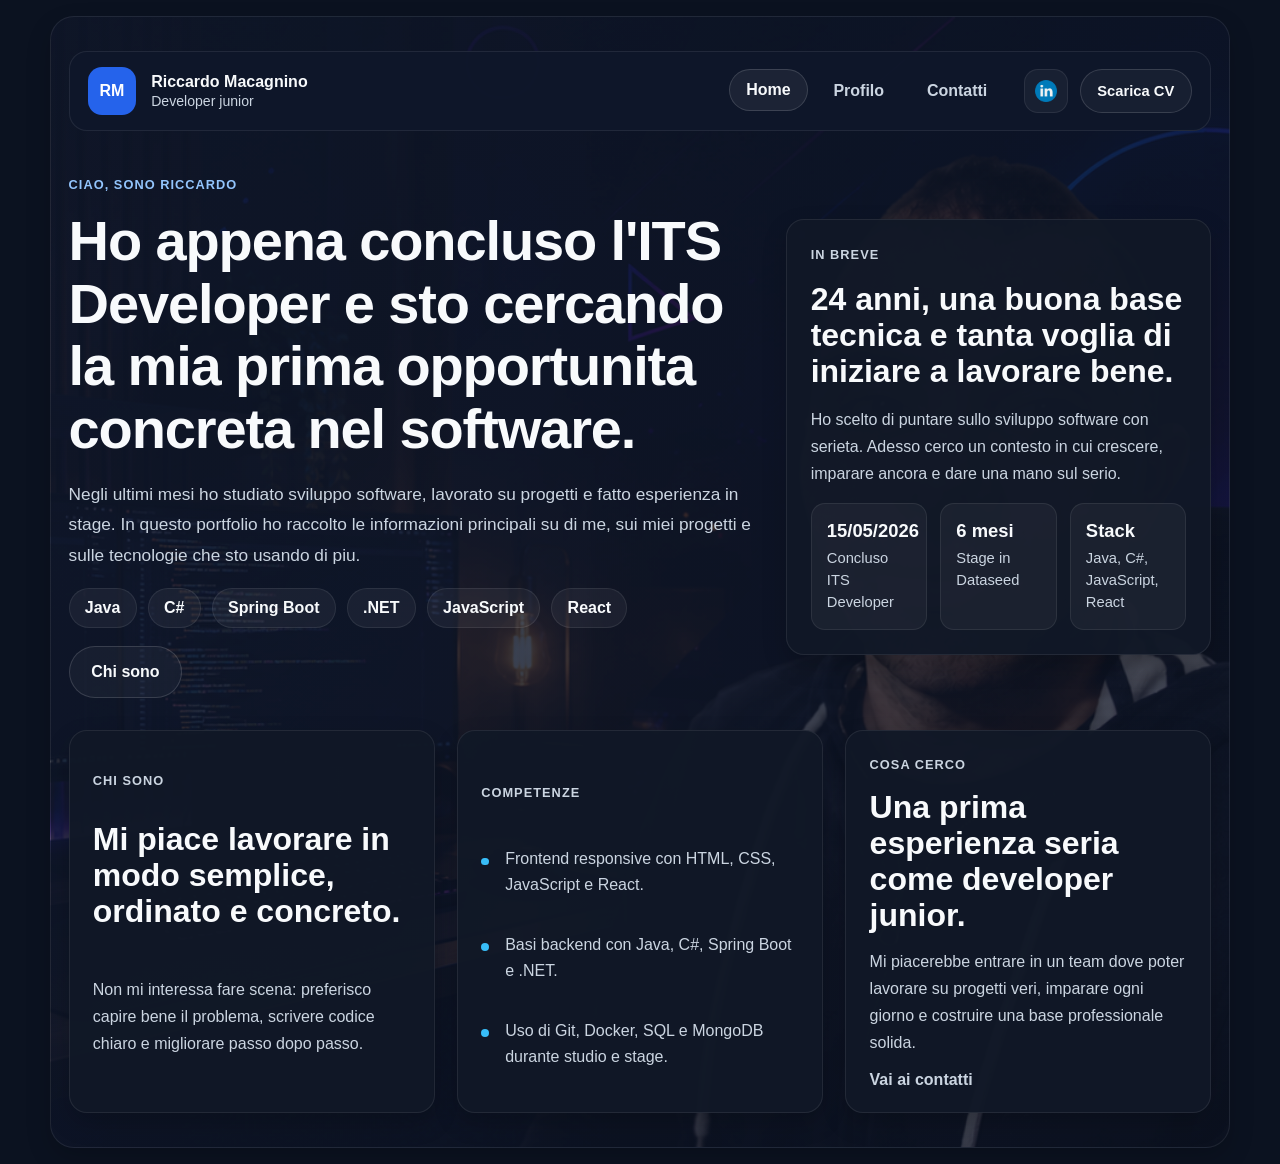
<file: index.html>
<!DOCTYPE html>
<html lang="it">
<head>
    <meta charset="UTF-8">
    <meta name="viewport" content="width=device-width, initial-scale=1.0">
    <meta name="description" content="Portfolio di Riccardo Macagnino, junior software developer con focus su frontend, backend e crescita continua.">
    <title>Riccardo Macagnino | Portfolio</title>
    <link rel="stylesheet" href="./css/main.css">
</head>
<body>
    <main class="page-shell page-shell--home">
        <header class="site-header" data-site-header>
            <a class="brand" href="./index.html" aria-label="Vai alla home del portfolio">
                <span class="brand-mark">RM</span>
                <span class="brand-copy">
                    <strong>Riccardo Macagnino</strong>
                    <small>Developer junior</small>
                </span>
            </a>

            <button class="menu-toggle" type="button" aria-expanded="false" aria-controls="primary-nav-home" data-menu-toggle>
                <span></span>
                <span></span>
                <span></span>
                <span class="sr-only">Apri il menu di navigazione</span>
            </button>

            <div class="header-panel" data-nav-panel>
                <nav class="primary-nav" aria-label="Navigazione principale">
                    <ul id="primary-nav-home">
                        <li><a class="is-active" href="./index.html" aria-current="page">Home</a></li>
                        <li><a href="./about.html">Profilo</a></li>
                        <li><a href="./contact.html">Contatti</a></li>
                    </ul>
                </nav>

                <div class="header-actions">
                    <a class="icon-link" href="https://www.linkedin.com/in/riccardo-macagnino-44337b1b9/" target="_blank" rel="noopener" aria-label="Profilo LinkedIn">
                        <img src="./img/linkedin.ico" alt="">
                    </a>
                   
                    </a>
                    <a class="button button--ghost button--small" href="./pdf/RiccardoMacagninoCv.pdf" target="_blank" rel="noopener">Scarica CV</a>
                </div>
            </div>
        </header>

        <section class="hero hero--home" >
            <div class="hero-copy">
                <p class="eyebrow">Ciao, sono Riccardo</p>
                <h1>Ho appena concluso l'ITS Developer e sto cercando la mia prima opportunita concreta nel software.</h1>
                <p class="lead">
                    Negli ultimi mesi ho studiato sviluppo software, lavorato su progetti e fatto esperienza
                    in stage. In questo portfolio ho raccolto le informazioni principali su di me, sui miei
                    progetti e sulle tecnologie che sto usando di piu.
                </p>

                <div class="tag-row">
                    <span>Java</span>
                    <span>C#</span>
                    <span>Spring Boot</span>
                    <span>.NET</span>
                    <span>JavaScript</span>
                    <span>React</span>
                </div>

                <div class="cta-row">
                   
                    <a class="button button--ghost" href="./about.html">Chi sono</a>
                </div>
            </div>

            <aside class="spotlight-card">
                <p class="spotlight-label">In breve</p>
                <h2>24 anni, una buona base tecnica e tanta voglia di iniziare a lavorare bene.</h2>
                <p>
                    Ho scelto di puntare sullo sviluppo software con serieta. Adesso cerco un contesto
                    in cui crescere, imparare ancora e dare una mano sul serio.
                </p>

                <div class="metrics">
                    <div>
                        <strong>15/05/2026</strong>
                        <span>Concluso ITS Developer</span>
                    </div>
                    <div>
                        <strong>6 mesi</strong>
                        <span>Stage in Dataseed</span>
                    </div>
                    <div>
                        <strong>Stack</strong>
                        <span>Java, C#, JavaScript, React</span>
                    </div>
                </div>
            </aside>
        </section>

        <section class="feature-grid">
            <article class="panel">
                <p class="eyebrow">Chi sono</p>
                <h2>Mi piace lavorare in modo semplice, ordinato e concreto.</h2>
                <p>
                    Non mi interessa fare scena: preferisco capire bene il problema,
                    scrivere codice chiaro e migliorare passo dopo passo.
                </p>
            </article>

            <article class="panel">
                <p class="eyebrow">Competenze</p>
                <ul class="check-list">
                    <li>Frontend responsive con HTML, CSS, JavaScript e React.</li>
                    <li>Basi backend con Java, C#, Spring Boot e .NET.</li>
                    <li>Uso di Git, Docker, SQL e MongoDB durante studio e stage.</li>
                </ul>
            </article>

            <article class="panel">
                <p class="eyebrow">Cosa cerco</p>
                <h2>Una prima esperienza seria come developer junior.</h2>
                <p>
                    Mi piacerebbe entrare in un team dove poter lavorare su progetti veri,
                    imparare ogni giorno e costruire una base professionale solida.
                </p>
                <a class="text-link" href="./contact.html">Vai ai contatti</a>
            </article>
        </section>
    </main>

    <script src="./js/site.js"></script>
</body>
</html>
</file>
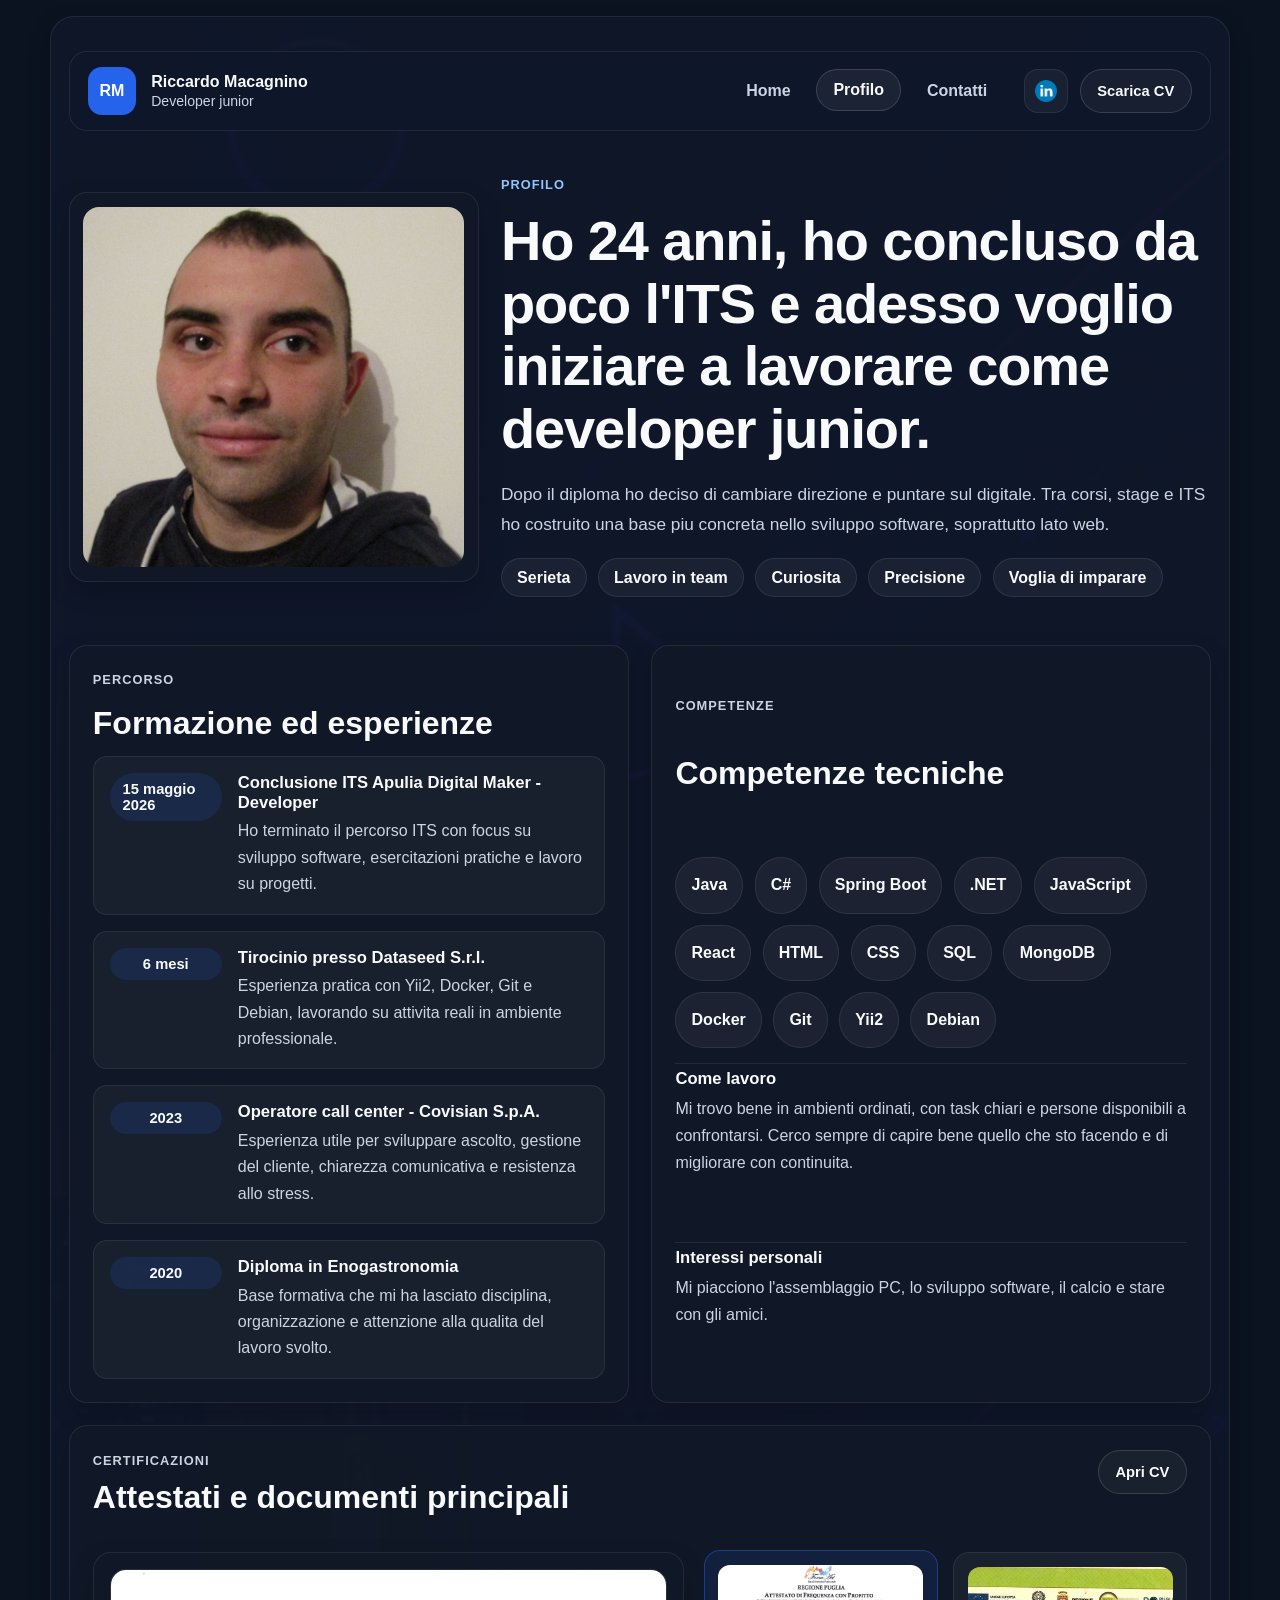
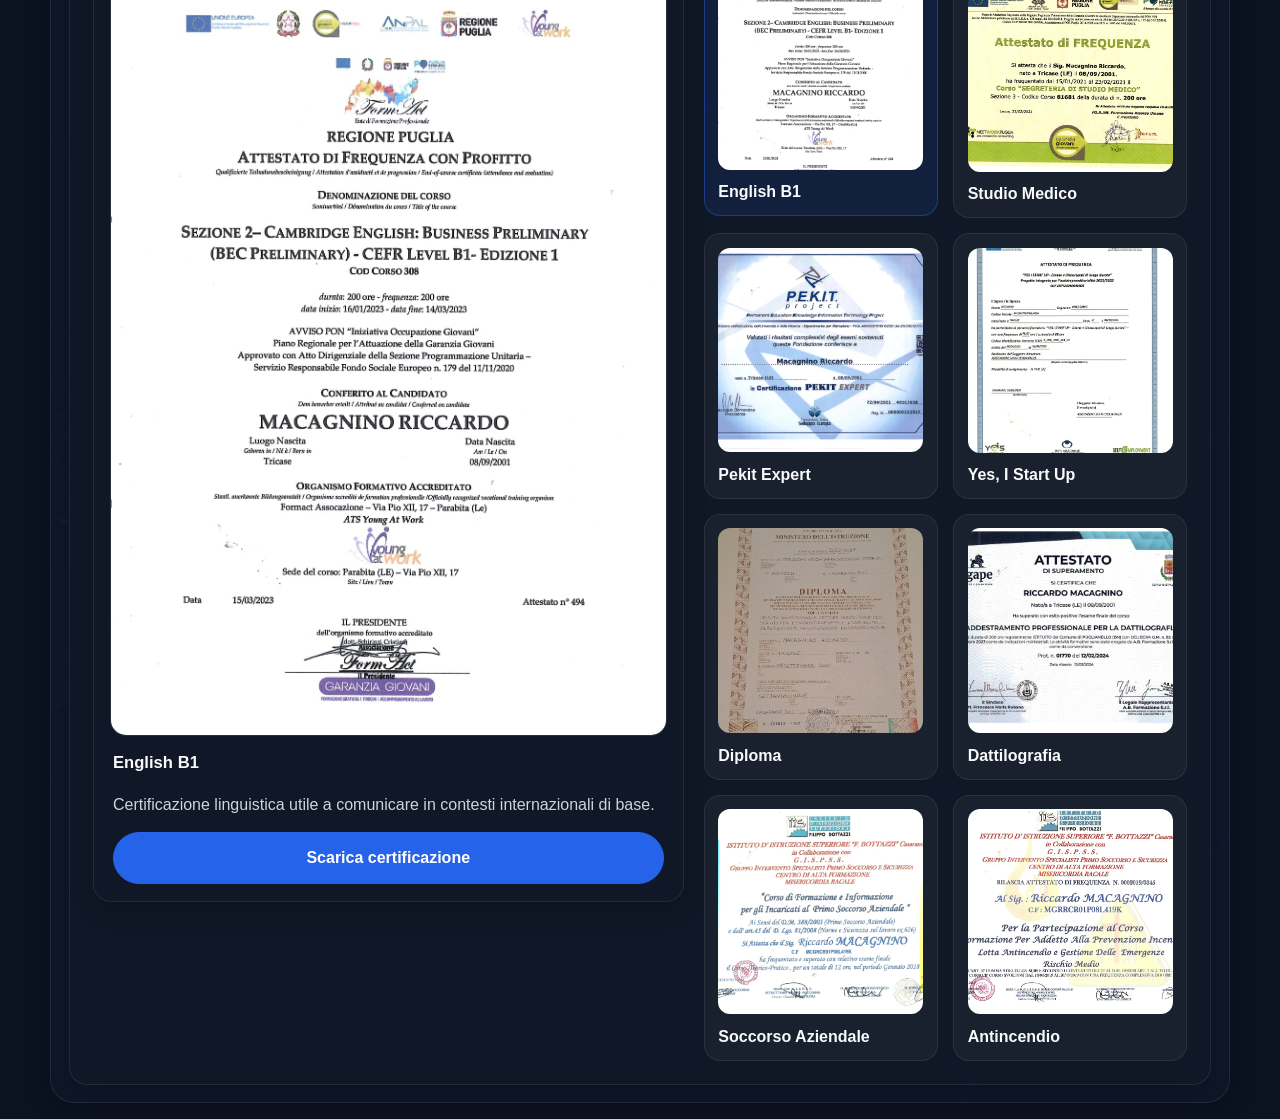
<file: about.html>
<!DOCTYPE html>
<html lang="it">
<head>
    <meta charset="UTF-8">
    <meta name="viewport" content="width=device-width, initial-scale=1.0">
    <meta name="description" content="Profilo professionale, competenze, esperienze e certificazioni di Riccardo Macagnino.">
    <title>Profilo | Riccardo Macagnino</title>
    <link rel="stylesheet" href="./css/main.css">
</head>
<body>
    <main class="page-shell page-shell--inner">
        <header class="site-header" data-site-header>
            <a class="brand" href="./index.html" aria-label="Vai alla home del portfolio">
                <span class="brand-mark">RM</span>
                <span class="brand-copy">
                    <strong>Riccardo Macagnino</strong>
                    <small>Developer junior</small>
                </span>
            </a>

            <button class="menu-toggle" type="button" aria-expanded="false" aria-controls="primary-nav-about" data-menu-toggle>
                <span></span>
                <span></span>
                <span></span>
                <span class="sr-only">Apri il menu di navigazione</span>
            </button>

            <div class="header-panel" data-nav-panel>
                <nav class="primary-nav" aria-label="Navigazione principale">
                    <ul id="primary-nav-about">
                        <li><a href="./index.html">Home</a></li>
                        <li><a class="is-active" href="./about.html" aria-current="page">Profilo</a></li>
                        <li><a href="./contact.html">Contatti</a></li>
                    </ul>
                </nav>

                <div class="header-actions">
                    <a class="icon-link" href="https://www.linkedin.com/in/riccardo-macagnino-44337b1b9/" target="_blank" rel="noopener" aria-label="Profilo LinkedIn">
                        <img src="./img/linkedin.ico" alt="">
                    </a>
                    
                    </a>
                    <a class="button button--ghost button--small" href="./pdf/RiccardoMacagninoCv.pdf" target="_blank" rel="noopener">Scarica CV</a>
                </div>
            </div>
        </header>

        <section class="hero hero--profile">
            <div class="portrait-card">
                <img src="./img/foto_mia.jpeg" alt="Foto di Riccardo Macagnino" loading="lazy">
            </div>

            <div class="hero-copy">
                <p class="eyebrow">Profilo</p>
                <h1>Ho 24 anni, ho concluso da poco l'ITS e adesso voglio iniziare a lavorare come developer junior.</h1>
                <p class="lead">
                    Dopo il diploma ho deciso di cambiare direzione e puntare sul digitale.
                    Tra corsi, stage e ITS ho costruito una base piu concreta nello sviluppo software,
                    soprattutto lato web.
                </p>

                <div class="tag-row">
                    <span>Serieta</span>
                    <span>Lavoro in team</span>
                    <span>Curiosita</span>
                    <span>Precisione</span>
                    <span>Voglia di imparare</span>
                </div>
            </div>
        </section>

        <section class="content-grid">
            <article class="panel">
                <p class="eyebrow">Percorso</p>
                <h2>Formazione ed esperienze</h2>

                <div class="timeline">
                    <div class="timeline-item">
                        <span class="timeline-year">15 maggio 2026</span>
                        <div>
                            <h3>Conclusione ITS Apulia Digital Maker - Developer</h3>
                            <p>Ho terminato il percorso ITS con focus su sviluppo software, esercitazioni pratiche e lavoro su progetti.</p>
                        </div>
                    </div>

                    <div class="timeline-item">
                        <span class="timeline-year">6 mesi</span>
                        <div>
                            <h3>Tirocinio presso Dataseed S.r.l.</h3>
                            <p>Esperienza pratica con Yii2, Docker, Git e Debian, lavorando su attivita reali in ambiente professionale.</p>
                        </div>
                    </div>

                    <div class="timeline-item">
                        <span class="timeline-year">2023</span>
                        <div>
                            <h3>Operatore call center - Covisian S.p.A.</h3>
                            <p>Esperienza utile per sviluppare ascolto, gestione del cliente, chiarezza comunicativa e resistenza allo stress.</p>
                        </div>
                    </div>

                    <div class="timeline-item">
                        <span class="timeline-year">2020</span>
                        <div>
                            <h3>Diploma in Enogastronomia</h3>
                            <p>Base formativa che mi ha lasciato disciplina, organizzazione e attenzione alla qualita del lavoro svolto.</p>
                        </div>
                    </div>
                </div>
            </article>

            <article class="panel">
                <p class="eyebrow">Competenze</p>
                <h2>Competenze tecniche</h2>

                <div class="skill-cloud">
                    <span>Java</span>
                    <span>C#</span>
                    <span>Spring Boot</span>
                    <span>.NET</span>
                    <span>JavaScript</span>
                    <span>React</span>
                    <span>HTML</span>
                    <span>CSS</span>
                    <span>SQL</span>
                    <span>MongoDB</span>
                    <span>Docker</span>
                    <span>Git</span>
                    <span>Yii2</span>
                    <span>Debian</span>
                </div>

                <div class="info-block">
                    <h3>Come lavoro</h3>
                    <p>
                        Mi trovo bene in ambienti ordinati, con task chiari e persone disponibili a confrontarsi.
                        Cerco sempre di capire bene quello che sto facendo e di migliorare con continuita.
                    </p>
                </div>

                <div class="info-block">
                    <h3>Interessi personali</h3>
                    <p>
                        Mi piacciono l'assemblaggio PC, lo sviluppo software, il calcio e stare con gli amici.
                    </p>
                </div>
            </article>
        </section>

        <section class="panel panel--full">
            <div class="section-heading">
                <div>
                    <p class="eyebrow">Certificazioni</p>
                    <h2>Attestati e documenti principali</h2>
                </div>
                <a class="button button--ghost button--small" href="./pdf/RiccardoMacagninoCv.pdf" target="_blank" rel="noopener">Apri CV</a>
            </div>

            <div class="cert-gallery">
                <div class="cert-preview" data-cert-preview>
                    <img id="schermo" src="./img/certificzioni/english_b1.png" alt="Anteprima certificazione selezionata" data-cert-image>
                    <div class="cert-preview-copy">
                        <h3 data-cert-title>English B1</h3>
                        <p data-cert-description>Seleziona una certificazione per vedere l'anteprima e aprire il PDF.</p>
                        <a class="button" href="./pdf/certificato b1.pdf" target="_blank" rel="noopener" data-cert-download>Scarica certificazione</a>
                    </div>
                </div>

                <div class="cert-grid">
                    <button class="cert-thumb is-active" type="button" data-cert-thumb data-image="./img/certificzioni/english_b1.png" data-pdf="./pdf/certificato b1.pdf" data-title="English B1" data-description="Certificazione linguistica utile a comunicare in contesti internazionali di base.">
                        <img src="./img/certificzioni/english_b1.png" alt="Certificazione English B1" loading="lazy">
                        <span>English B1</span>
                    </button>

                    <button class="cert-thumb" type="button" data-cert-thumb data-image="./img/certificzioni/studio_medico.png" data-pdf="./pdf/studio_medico.pdf" data-title="Segreteria Studio Medico" data-description="Percorso formativo legato all'organizzazione, alla precisione e alla gestione operativa.">
                        <img src="./img/certificzioni/studio_medico.png" alt="Certificazione Segreteria Studio Medico" loading="lazy">
                        <span>Studio Medico</span>
                    </button>

                    <button class="cert-thumb" type="button" data-cert-thumb data-image="./img/certificzioni/pekit.png" data-pdf="./pdf/pekit.pdf" data-title="Pekit Expert" data-description="Certificazione informatica orientata all'uso professionale degli strumenti digitali.">
                        <img src="./img/certificzioni/pekit.png" alt="Certificazione Pekit Expert" loading="lazy">
                        <span>Pekit Expert</span>
                    </button>

                    <button class="cert-thumb" type="button" data-cert-thumb data-image="./img/certificzioni/yes i start up.png" data-pdf="./pdf/yes_i_start_up.pdf" data-title="Yes, I Start Up" data-description="Percorso dedicato a progettualita, imprenditorialita e costruzione di nuove opportunita.">
                        <img src="./img/certificzioni/yes i start up.png" alt="Certificazione Yes, I Start Up" loading="lazy">
                        <span>Yes, I Start Up</span>
                    </button>

                    <button class="cert-thumb" type="button" data-cert-thumb data-image="./img/certificzioni/diploma.jpg" data-pdf="./pdf/diploma.pdf" data-title="Diploma di Enogastronomia" data-description="Titolo di studio che rappresenta il punto di partenza del mio percorso professionale.">
                        <img src="./img/certificzioni/diploma.jpg" alt="Diploma di Enogastronomia" loading="lazy">
                        <span>Diploma</span>
                    </button>

                    <button class="cert-thumb" type="button" data-cert-thumb data-image="./img/certificzioni/dattilografia.png" data-pdf="./pdf/dattilografia.pdf" data-title="Certificazione di Dattilografia" data-description="Certificazione che valorizza velocita, ordine e precisione nella gestione del testo.">
                        <img src="./img/certificzioni/dattilografia.png" alt="Certificazione di Dattilografia" loading="lazy">
                        <span>Dattilografia</span>
                    </button>

                    <button class="cert-thumb" type="button" data-cert-thumb data-image="./img/certificzioni/soccorso_aziendale.png" data-pdf="./pdf/soccorso_aziendale.pdf" data-title="Soccorso Aziendale" data-description="Attestato che evidenzia responsabilita e preparazione in ambito sicurezza.">
                        <img src="./img/certificzioni/soccorso_aziendale.png" alt="Certificazione Soccorso Aziendale" loading="lazy">
                        <span>Soccorso Aziendale</span>
                    </button>

                    <button class="cert-thumb" type="button" data-cert-thumb data-image="./img/certificzioni/incendi.png" data-pdf="./pdf/incendi.pdf" data-title="Certificazione Antincendio" data-description="Certificazione che conferma attenzione alle procedure e alla sicurezza sul lavoro.">
                        <img src="./img/certificzioni/incendi.png" alt="Certificazione Antincendio" loading="lazy">
                        <span>Antincendio</span>
                    </button>
                </div>
            </div>
        </section>
    </main>

    <script src="./js/site.js"></script>
</body>
</html>
</file>
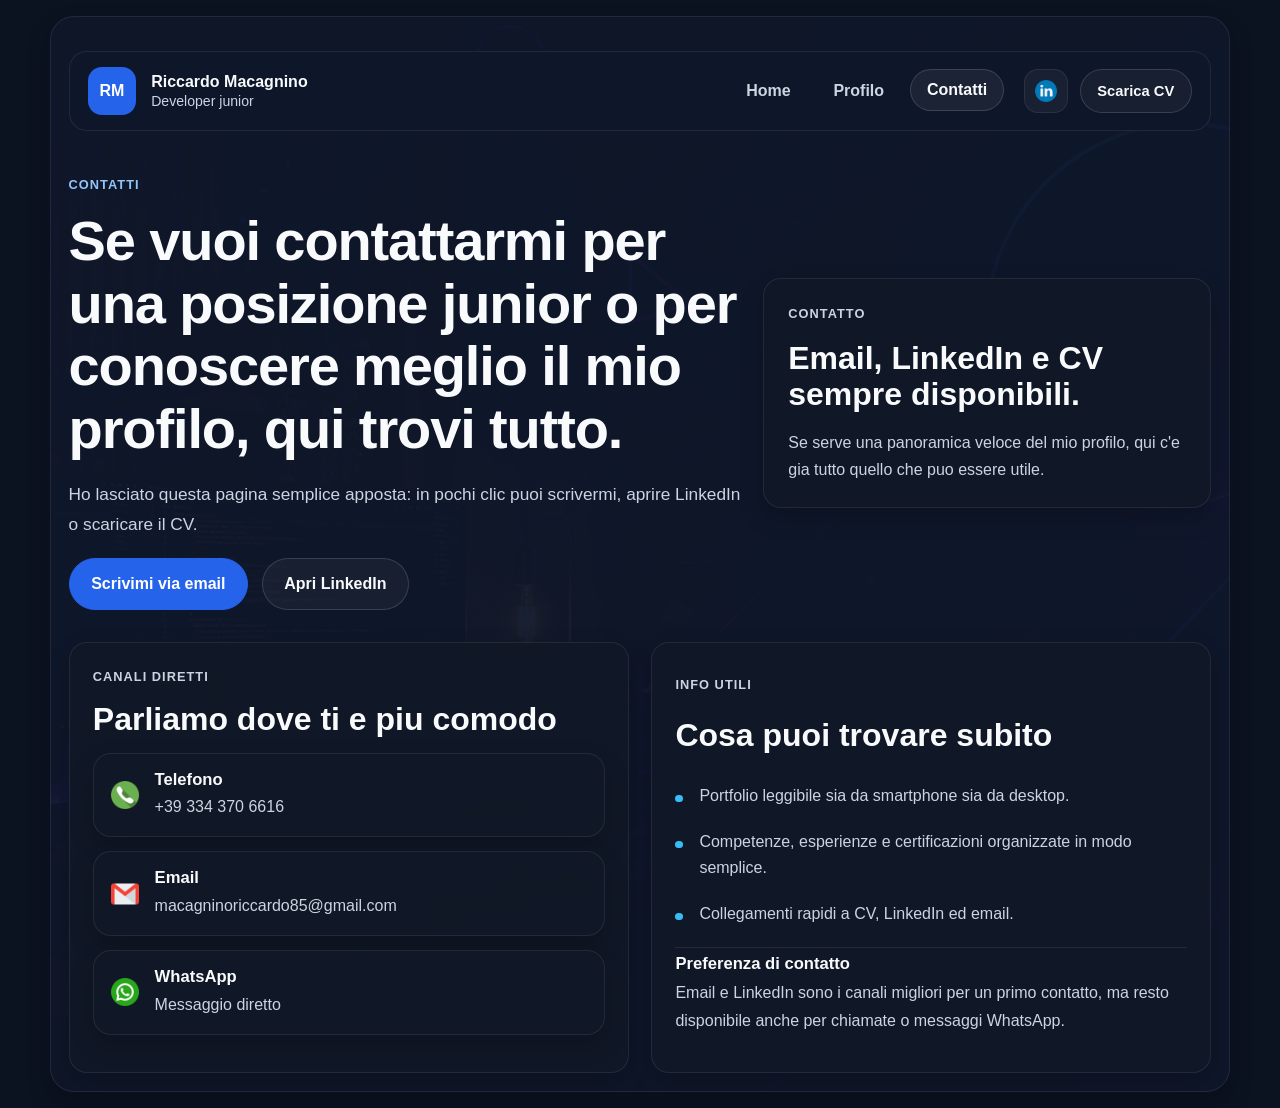
<file: contact.html>
<!DOCTYPE html>
<html lang="it">
<head>
    <meta charset="UTF-8">
    <meta name="viewport" content="width=device-width, initial-scale=1.0">
    <meta name="description" content="Contatti di Riccardo Macagnino: email, telefono, WhatsApp e LinkedIn.">
    <title>Contatti | Riccardo Macagnino</title>
    <link rel="stylesheet" href="./css/main.css">
</head>
<body>
    <main class="page-shell page-shell--inner">
        <header class="site-header" data-site-header>
            <a class="brand" href="./index.html" aria-label="Vai alla home del portfolio">
                <span class="brand-mark">RM</span>
                <span class="brand-copy">
                    <strong>Riccardo Macagnino</strong>
                    <small>Developer junior</small>
                </span>
            </a>

            <button class="menu-toggle" type="button" aria-expanded="false" aria-controls="primary-nav-contact" data-menu-toggle>
                <span></span>
                <span></span>
                <span></span>
                <span class="sr-only">Apri il menu di navigazione</span>
            </button>

            <div class="header-panel" data-nav-panel>
                <nav class="primary-nav" aria-label="Navigazione principale">
                    <ul id="primary-nav-contact">
                        <li><a href="./index.html">Home</a></li>
                        <li><a href="./about.html">Profilo</a></li>
                        <li><a class="is-active" href="./contact.html" aria-current="page">Contatti</a></li>
                    </ul>
                </nav>

                <div class="header-actions">
                    <a class="icon-link" href="https://www.linkedin.com/in/riccardo-macagnino-44337b1b9/" target="_blank" rel="noopener" aria-label="Profilo LinkedIn">
                        <img src="./img/linkedin.ico" alt="">
                    </a>
                  
                    </a>
                    <a class="button button--ghost button--small" href="./pdf/RiccardoMacagninoCv.pdf" target="_blank" rel="noopener">Scarica CV</a>
                </div>
            </div>
        </header>

        <section class="hero hero--contact">
            <div class="hero-copy">
                <p class="eyebrow">Contatti</p>
                <h1>Se vuoi contattarmi per una posizione junior o per conoscere meglio il mio profilo, qui trovi tutto.</h1>
                <p class="lead">
                    Ho lasciato questa pagina semplice apposta: in pochi clic puoi scrivermi,
                     aprire LinkedIn o scaricare il CV.
                </p>
                <div class="cta-row">
                    <a class="button" href="mailto:macagninoriccardo85@gmail.com">Scrivimi via email</a>
                    <a class="button button--ghost" href="https://www.linkedin.com/in/riccardo-macagnino-44337b1b9/" target="_blank" rel="noopener">Apri LinkedIn</a>
                </div>
            </div>

            <aside class="spotlight-card">
                <p class="spotlight-label">Contatto</p>
                <h2>Email, LinkedIn e CV sempre disponibili.</h2>
                <p>
                    Se serve una panoramica veloce del mio profilo, qui c'e gia tutto quello che puo essere utile.
                </p>
            </aside>
        </section>

        <section class="contact-grid">
            <article class="panel">
                <p class="eyebrow">Canali diretti</p>
                <h2>Parliamo dove ti e piu comodo</h2>

                <div class="contact-methods">
                    <a class="contact-item" href="tel:+393343706616">
                        <img src="./img/phone.ico" alt="">
                        <div>
                            <strong>Telefono</strong>
                            <span>+39 334 370 6616</span>
                        </div>
                    </a>

                    <a class="contact-item" href="mailto:macagninoriccardo85@gmail.com">
                        <img src="./img/gmail.png" alt="">
                        <div>
                            <strong>Email</strong>
                            <span>macagninoriccardo85@gmail.com</span>
                        </div>
                    </a>

                    <a class="contact-item" href="https://wa.me/393343706616" target="_blank" rel="noopener">
                        <img src="./img/whatsapp.png" alt="">
                        <div>
                            <strong>WhatsApp</strong>
                            <span>Messaggio diretto</span>
                        </div>
                    </a>

                        <div>
                          
                           
                        </div>
                    </a>
                </div>
            </article>

            <article class="panel">
                <p class="eyebrow">Info utili</p>
                <h2>Cosa puoi trovare subito</h2>

                <ul class="check-list">
                    <li>Portfolio leggibile sia da smartphone sia da desktop.</li>
                    <li>Competenze, esperienze e certificazioni organizzate in modo semplice.</li>
                    <li>Collegamenti rapidi a CV, LinkedIn ed email.</li>
                </ul>

                <div class="info-block">
                    <h3>Preferenza di contatto</h3>
                    <p>
                        Email e LinkedIn sono i canali migliori per un primo contatto,
                        ma resto disponibile anche per chiamate o messaggi WhatsApp.
                    </p>
                </div>
            </article>
        </section>
    </main>

    <script src="./js/site.js"></script>
</body>
</html>
</file>
<file: css/main.css>
:root {
    --bg: #0f172a;
    --bg-soft: #162033;
    --panel: #162033;
    --panel-strong: #0f172a;
    --line: rgba(255, 255, 255, 0.08);
    --line-strong: rgba(255, 255, 255, 0.14);
    --text: #f8fafc;
    --muted: #cbd5e1;
    --accent: #2563eb;
    --accent-strong: #1d4ed8;
    --accent-soft: rgba(37, 99, 235, 0.14);
    --success: #38bdf8;
    --shadow: 0 10px 24px rgba(0, 0, 0, 0.18);
    --radius-xl: 24px;
    --radius-lg: 18px;
    --radius-md: 14px;
    --radius-sm: 10px;
    --max-width: 1180px;
}

*,
*::before,
*::after {
    box-sizing: border-box;
}

html {
    scroll-behavior: smooth;
}

body {
    margin: 0;
    min-height: 100vh;
    font-family: "Segoe UI", Tahoma, sans-serif;
    color: var(--text);
    background: #0b1220;
}

img {
    display: block;
    max-width: 100%;
}

a {
    color: inherit;
    text-decoration: none;
}

button {
    font: inherit;
}

.sr-only {
    position: absolute;
    width: 1px;
    height: 1px;
    padding: 0;
    margin: -1px;
    overflow: hidden;
    clip: rect(0, 0, 0, 0);
    white-space: nowrap;
    border: 0;
}

.page-shell {
    position: relative;
    width: min(calc(100% - 2rem), var(--max-width));
    margin: 1rem auto;
    padding: 1.1rem;
    min-height: calc(100vh - 2rem);
    border: 1px solid var(--line);
    border-radius: 24px;
    background: #111827;
    box-shadow: var(--shadow);
    overflow: hidden;
}

.page-shell::before,
.page-shell::after {
    content: none;
}

.page-shell > * {
    position: relative;
    z-index: 1;
}

.page-shell--home {
    background:
        linear-gradient(115deg, rgba(15, 23, 42, 0.9), rgba(15, 23, 42, 0.72)),
        url("../img/foto_portfolio.png") center/cover no-repeat;
}

.page-shell--inner {
    background:
        linear-gradient(180deg, rgba(15, 23, 42, 0.96), rgba(15, 23, 42, 0.96)),
        url("../img/foto_sfondo.png") center/cover no-repeat;
}

.site-header {
    position: sticky;
    top: 1rem;
    display: flex;
    align-items: center;
    justify-content: space-between;
    gap: 1rem;
    padding: 0.95rem 1.15rem;
    margin-bottom: 2.5rem;
    border: 1px solid var(--line);
    border-radius: 18px;
    background: rgba(15, 23, 42, 0.96);
}

.brand {
    display: inline-flex;
    align-items: center;
    gap: 0.95rem;
    min-width: 0;
}

.brand-mark {
    display: grid;
    place-items: center;
    width: 48px;
    height: 48px;
    border-radius: 14px;
    background: var(--accent);
    color: #ffffff;
    font-size: 1rem;
    font-weight: 700;
}

.brand-copy {
    display: grid;
    gap: 0.15rem;
}

.brand-copy strong {
    font-size: 1rem;
}

.brand-copy small {
    color: var(--muted);
    font-size: 0.88rem;
}

.menu-toggle {
    display: none;
    align-items: center;
    justify-content: center;
    gap: 0.25rem;
    flex-direction: column;
    width: 52px;
    height: 52px;
    border: 1px solid var(--line);
    border-radius: 12px;
    background: rgba(255, 255, 255, 0.04);
    color: var(--text);
    cursor: pointer;
}

.menu-toggle span {
    display: block;
    width: 20px;
    height: 2px;
    border-radius: 999px;
    background: var(--text);
    transition: transform 0.22s ease, opacity 0.22s ease;
}

.site-header.menu-open .menu-toggle span:nth-child(1) {
    transform: translateY(6px) rotate(45deg);
}

.site-header.menu-open .menu-toggle span:nth-child(2) {
    opacity: 0;
}

.site-header.menu-open .menu-toggle span:nth-child(3) {
    transform: translateY(-6px) rotate(-45deg);
}

.header-panel {
    display: flex;
    align-items: center;
    gap: 1.2rem;
    margin-left: auto;
}

.primary-nav ul,
.tag-row,
.cta-row,
.header-actions,
.metrics,
.skill-cloud,
.contact-methods,
.check-list,
.feature-grid,
.content-grid,
.cert-grid {
    list-style: none;
    padding: 0;
    margin: 0;
}

.primary-nav ul {
    display: flex;
    align-items: center;
    gap: 0.55rem;
}

.primary-nav a {
    display: inline-flex;
    align-items: center;
    min-height: 42px;
    padding: 0.65rem 1rem;
    border: 1px solid transparent;
    border-radius: 999px;
    color: var(--muted);
    font-weight: 700;
    transition: background-color 0.22s ease, border-color 0.22s ease, color 0.22s ease, transform 0.22s ease;
}

.primary-nav a:hover,
.primary-nav a:focus-visible,
.primary-nav a.is-active {
    color: var(--text);
    border-color: var(--line-strong);
    background: rgba(255, 255, 255, 0.06);
    transform: translateY(-1px);
}

.header-actions {
    display: flex;
    align-items: center;
    gap: 0.75rem;
}

.icon-link {
    display: inline-flex;
    align-items: center;
    justify-content: center;
    width: 44px;
    height: 44px;
    border: 1px solid var(--line);
    border-radius: 14px;
    background: rgba(255, 255, 255, 0.045);
    transition: transform 0.22s ease, border-color 0.22s ease, background-color 0.22s ease;
}

.icon-link:hover,
.icon-link:focus-visible {
    transform: translateY(-2px);
    border-color: var(--line-strong);
    background: rgba(255, 255, 255, 0.08);
}

.icon-link img {
    width: 22px;
    height: 22px;
    object-fit: contain;
}

.button,
.button--ghost,
.text-link {
    transition: transform 0.22s ease, box-shadow 0.22s ease, border-color 0.22s ease, background-color 0.22s ease;
}

.button,
.button--ghost {
    display: inline-flex;
    align-items: center;
    justify-content: center;
    min-height: 52px;
    padding: 0.85rem 1.35rem;
    border-radius: 999px;
    font-weight: 800;
    text-align: center;
}

.button {
    border: 1px solid var(--accent);
    background: var(--accent);
    color: #ffffff;
}

.button:hover,
.button:focus-visible {
    transform: translateY(-2px);
    background: var(--accent-strong);
}

.button--ghost {
    border: 1px solid var(--line-strong);
    background: rgba(255, 255, 255, 0.04);
    color: var(--text);
}

.button--ghost:hover,
.button--ghost:focus-visible {
    transform: translateY(-2px);
    background: rgba(255, 255, 255, 0.08);
}

.button--small {
    min-height: 44px;
    padding: 0.72rem 1.05rem;
    font-size: 0.92rem;
}

.hero,
.feature-grid,
.content-grid,
.contact-grid {
    display: grid;
    gap: 1.4rem;
}

.hero {
    grid-template-columns: minmax(0, 1.55fr) minmax(320px, 0.95fr);
    align-items: center;
    padding: 1.35rem 0 2rem;
}

.hero-copy {
    display: grid;
    gap: 1.15rem;
    max-width: 760px;
}

.eyebrow,
.spotlight-label {
    display: inline-flex;
    align-items: center;
    gap: 0.45rem;
    margin: 0;
    color: #93c5fd;
    font-size: 0.8rem;
    font-weight: 800;
    letter-spacing: 0.08em;
    text-transform: uppercase;
}

.hero h1 {
    margin: 0;
    font-size: clamp(2.1rem, 4.5vw, 3.5rem);
    line-height: 1.12;
    letter-spacing: -0.02em;
}

.lead,
.panel p,
.timeline-item p,
.cert-preview-copy p,
.spotlight-card p,
.contact-item span,
.brand-copy small,
.text-link {
    color: var(--muted);
}

.lead {
    margin: 0;
    font-size: 1.08rem;
    line-height: 1.75;
}

.tag-row {
    display: flex;
    flex-wrap: wrap;
    gap: 0.7rem;
}

.tag-row span,
.skill-cloud span {
    display: inline-flex;
    align-items: center;
    justify-content: center;
    min-height: 38px;
    padding: 0.6rem 0.95rem;
    border: 1px solid var(--line);
    border-radius: 999px;
    background: rgba(255, 255, 255, 0.05);
    color: var(--text);
    font-weight: 700;
}

.cta-row {
    display: flex;
    flex-wrap: wrap;
    gap: 0.85rem;
}

.spotlight-card,
.panel,
.portrait-card,
.cert-preview,
.contact-item {
    border: 1px solid var(--line);
    border-radius: var(--radius-lg);
    background: rgba(17, 24, 39, 0.96);
    box-shadow: var(--shadow);
}

.spotlight-card {
    display: grid;
    gap: 1rem;
    padding: 1.5rem;
}

.spotlight-card h2,
.panel h2,
.section-heading h2 {
    margin: 0;
    font-size: clamp(1.45rem, 3vw, 2rem);
    line-height: 1.12;
}

.spotlight-card p {
    margin: 0;
    line-height: 1.7;
}

.metrics {
    display: grid;
    grid-template-columns: repeat(3, minmax(0, 1fr));
    gap: 0.8rem;
}

.metrics div {
    padding: 1rem 0.95rem;
    border: 1px solid var(--line);
    border-radius: 14px;
    background: rgba(255, 255, 255, 0.045);
}

.metrics strong {
    display: block;
    margin-bottom: 0.3rem;
    font-size: 1.15rem;
    color: var(--text);
}

.metrics span {
    color: var(--muted);
    font-size: 0.92rem;
    line-height: 1.5;
}

.feature-grid {
    grid-template-columns: repeat(3, minmax(0, 1fr));
    padding-bottom: 1rem;
}

.panel {
    display: grid;
    gap: 0.9rem;
    padding: 1.45rem;
}

.panel p {
    margin: 0;
    line-height: 1.7;
}

.check-list {
    display: grid;
    gap: 0.9rem;
}

.check-list li {
    position: relative;
    padding-left: 1.5rem;
    color: var(--muted);
    line-height: 1.65;
}

.check-list li::before {
    content: "";
    position: absolute;
    top: 0.72rem;
    left: 0;
    width: 0.48rem;
    height: 0.48rem;
    border-radius: 999px;
    background: var(--success);
}

.text-link {
    display: inline-flex;
    align-items: center;
    gap: 0.35rem;
    font-weight: 700;
}

.text-link:hover,
.text-link:focus-visible {
    transform: translateX(2px);
    color: var(--text);
}

.hero--profile {
    grid-template-columns: minmax(260px, 0.75fr) minmax(0, 1.3fr);
}

.portrait-card {
    padding: 0.85rem;
}

.portrait-card img {
    width: 100%;
    height: 100%;
    min-height: 360px;
    border-radius: 16px;
    object-fit: cover;
    object-position: center top;
}

.content-grid {
    grid-template-columns: repeat(2, minmax(0, 1fr));
    margin-top: 1rem;
}

.timeline {
    display: grid;
    gap: 1rem;
}

.timeline-item {
    display: grid;
    grid-template-columns: 112px minmax(0, 1fr);
    gap: 1rem;
    padding: 1rem;
    border: 1px solid var(--line);
    border-radius: var(--radius-md);
    background: rgba(255, 255, 255, 0.035);
}

.timeline-year {
    display: inline-flex;
    align-items: center;
    justify-content: center;
    height: fit-content;
    padding: 0.5rem 0.8rem;
    border-radius: 999px;
    background: var(--accent-soft);
    color: var(--text);
    font-size: 0.92rem;
    font-weight: 800;
}

.timeline-item h3,
.cert-preview-copy h3,
.info-block h3,
.contact-item strong {
    margin: 0 0 0.35rem;
    font-size: 1.04rem;
}

.timeline-item p {
    margin: 0;
    line-height: 1.65;
}

.skill-cloud {
    display: flex;
    flex-wrap: wrap;
    gap: 0.7rem;
}

.info-block {
    padding-top: 0.35rem;
    border-top: 1px solid var(--line);
}

.panel--full {
    margin-top: 1.4rem;
}

.section-heading {
    display: flex;
    align-items: flex-start;
    justify-content: space-between;
    gap: 1rem;
    margin-bottom: 1.35rem;
}

.section-heading div {
    display: grid;
    gap: 0.55rem;
}

.cert-gallery {
    display: grid;
    grid-template-columns: minmax(0, 1.1fr) minmax(320px, 0.9fr);
    gap: 1.25rem;
    align-items: start;
}

.cert-preview {
    position: sticky;
    top: 7.1rem;
    padding: 1rem;
    overflow: hidden;
}

#schermo {
    width: 100%;
    min-height: 380px;
    border-radius: 16px;
    object-fit: cover;
    border: 1px solid var(--line);
    background: rgba(255, 255, 255, 0.03);
}

.cert-preview-copy {
    display: grid;
    gap: 0.85rem;
    padding: 1.05rem 0.2rem 0.1rem;
}

.cert-preview-copy p {
    margin: 0;
    line-height: 1.65;
}

.cert-grid {
    display: grid;
    grid-template-columns: repeat(2, minmax(0, 1fr));
    gap: 0.95rem;
}

.cert-thumb {
    display: grid;
    gap: 0.85rem;
    padding: 0.85rem;
    border: 1px solid var(--line);
    border-radius: 16px;
    background: rgba(255, 255, 255, 0.04);
    color: var(--text);
    text-align: left;
    cursor: pointer;
    transition: transform 0.22s ease, border-color 0.22s ease, background-color 0.22s ease;
}

.cert-thumb:hover,
.cert-thumb:focus-visible,
.cert-thumb.is-active {
    transform: translateY(-2px);
    border-color: rgba(37, 99, 235, 0.45);
    background: rgba(37, 99, 235, 0.12);
}

.cert-thumb img {
    width: 100%;
    aspect-ratio: 1 / 1;
    border-radius: 12px;
    object-fit: cover;
}

.cert-thumb span {
    font-weight: 700;
}

.hero--contact {
    grid-template-columns: minmax(0, 1.35fr) minmax(320px, 0.9fr);
}

.contact-grid {
    grid-template-columns: repeat(2, minmax(0, 1fr));
}

.contact-methods {
    display: grid;
    gap: 0.9rem;
}

.contact-item {
    display: flex;
    align-items: center;
    gap: 1rem;
    padding: 1rem 1.05rem;
    transition: transform 0.22s ease, border-color 0.22s ease, background-color 0.22s ease;
}

.contact-item:hover,
.contact-item:focus-visible {
    transform: translateY(-2px);
    border-color: rgba(37, 99, 235, 0.4);
    background: rgba(255, 255, 255, 0.075);
}

.contact-item img {
    width: 28px;
    height: 28px;
    object-fit: contain;
}

.contact-item div {
    min-width: 0;
}

.contact-item strong {
    display: block;
}

.contact-item span {
    display: block;
    line-height: 1.55;
    word-break: break-word;
}

@media (max-width: 1024px) {
    .hero,
    .hero--profile,
    .hero--contact,
    .feature-grid,
    .content-grid,
    .contact-grid,
    .cert-gallery {
        grid-template-columns: 1fr;
    }

    .metrics {
        grid-template-columns: repeat(3, minmax(0, 1fr));
    }

    .cert-preview {
        position: static;
    }
}

@media (max-width: 860px) {
    .page-shell {
        width: min(calc(100% - 1rem), var(--max-width));
        min-height: calc(100vh - 1rem);
        margin: 0.5rem auto;
        padding: 0.8rem;
        border-radius: 18px;
    }

    .site-header {
        top: 0.65rem;
        align-items: center;
        padding: 0.85rem 0.95rem;
        margin-bottom: 2rem;
    }

    .hero {
        gap: 1.1rem;
        padding-top: 0.4rem;
    }

    .hero h1 {
        font-size: clamp(2.15rem, 9vw, 3.25rem);
    }

    .lead {
        font-size: 1rem;
    }

    .section-heading {
        flex-direction: column;
    }

    .cert-grid {
        grid-template-columns: 1fr 1fr;
    }

    #schermo {
        min-height: 280px;
    }
}

@media (max-width: 768px) {
    .site-header {
        flex-wrap: wrap;
        align-items: center;
        row-gap: 0.75rem;
    }

    .brand {
        max-width: calc(100% - 64px);
    }

    .menu-toggle {
        display: inline-flex;
        margin-left: auto;
        flex-shrink: 0;
    }

    .header-panel {
        position: static;
        display: none;
        flex-direction: column;
        align-items: stretch;
        gap: 1rem;
        width: 100%;
        flex-basis: 100%;
        margin-left: 0;
        margin-top: 0.5rem;
        padding: 1rem;
        border: 1px solid var(--line);
        border-radius: 16px;
        background: rgba(15, 23, 42, 0.98);
        box-shadow: var(--shadow);
    }

    .header-panel.is-open {
        display: flex;
    }

    .primary-nav ul {
        flex-direction: column;
        align-items: stretch;
        gap: 0.5rem;
    }

    .primary-nav a {
        justify-content: center;
        width: 100%;
    }

    .header-actions {
        justify-content: center;
        flex-wrap: wrap;
    }

    .header-actions .button--small {
        width: 100%;
    }
}

@media (max-width: 640px) {
    .brand-mark {
        width: 46px;
        height: 46px;
        border-radius: 12px;
    }

    .brand-copy strong {
        font-size: 0.96rem;
    }

    .brand-copy small {
        font-size: 0.82rem;
    }

    .button,
    .button--ghost {
        width: 100%;
    }

    .cta-row {
        grid-template-columns: 1fr;
    }

    .cta-row .button,
    .cta-row .button--ghost {
        width: 100%;
    }

    .hero{
        margin-top:20px;
    }

    .metrics,
    .cert-grid,
    .contact-grid {
        grid-template-columns: 1fr;
    }

    .timeline-item {
        grid-template-columns: 1fr;
    }

    .timeline-year {
        justify-self: start;
    }

    .portrait-card img {
        min-height: 280px;
    }

    .panel,
    .spotlight-card,
    .cert-preview,
    .contact-item {
        border-radius: 20px;
    }

    #schermo {
        min-height: 220px;
    }
}
</file>
